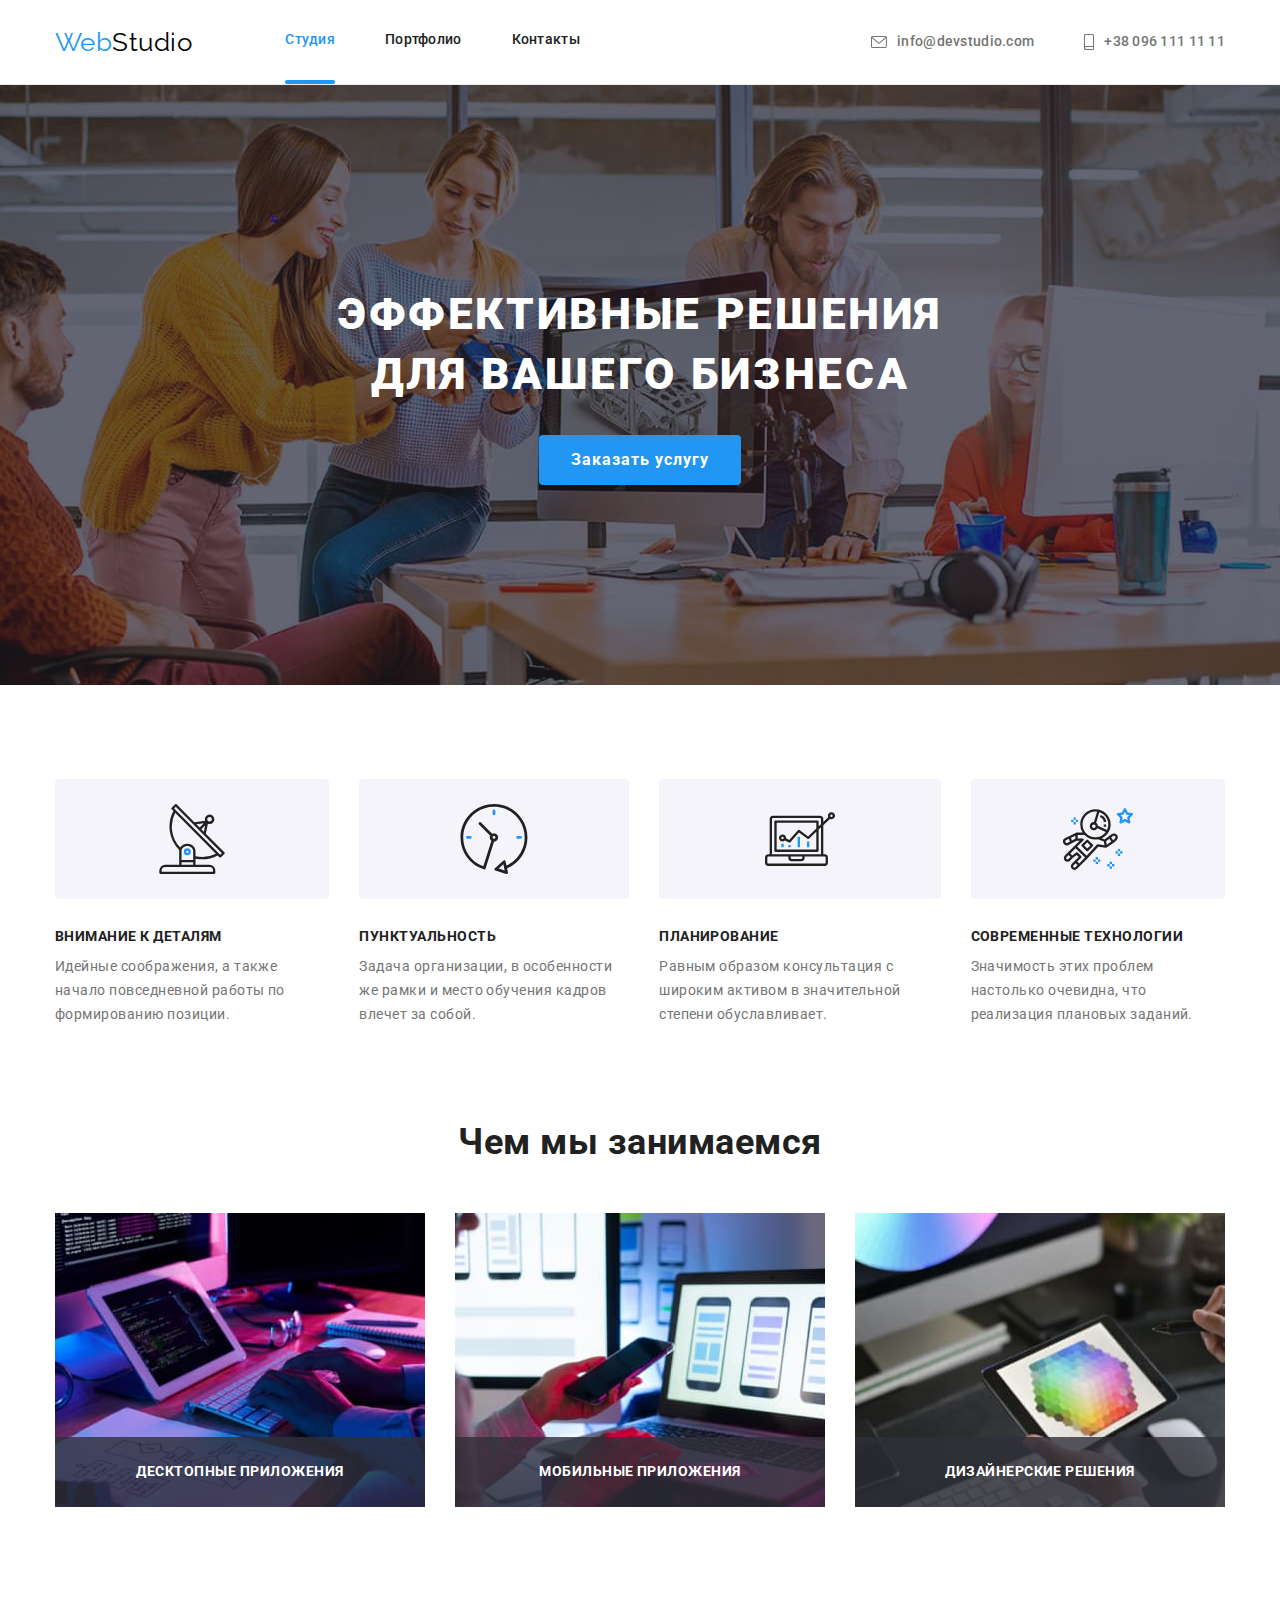
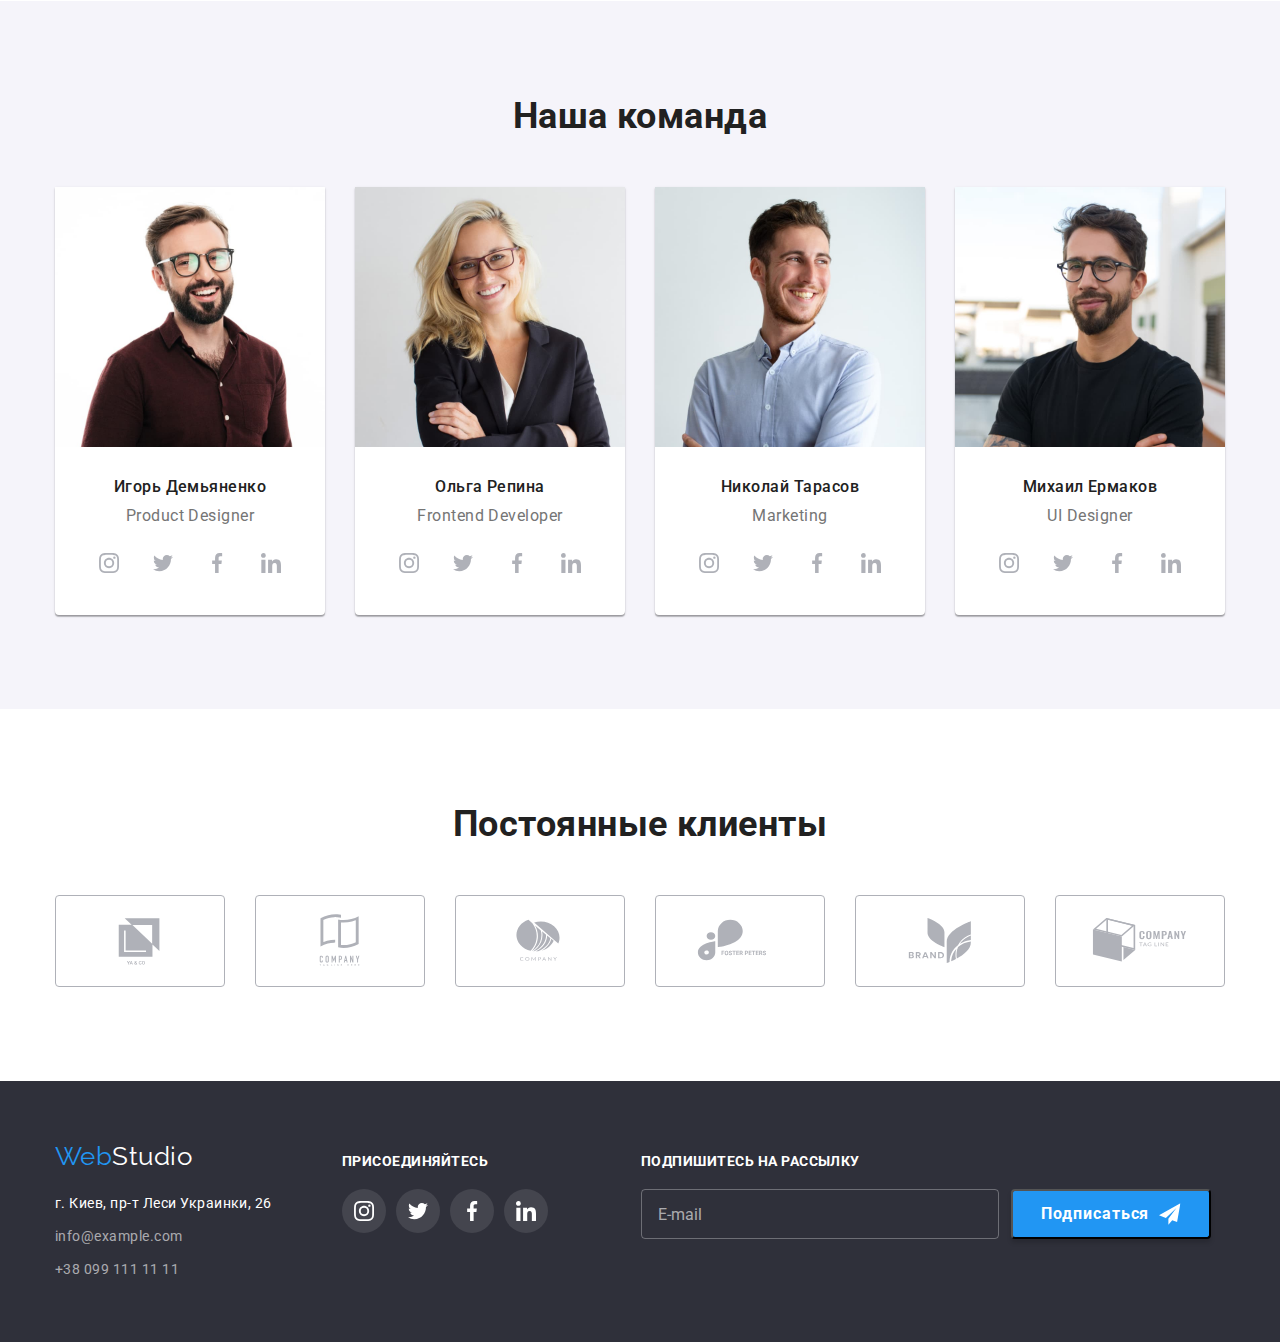
<file: index.html>
<!DOCTYPE html>
<html lang="ru">
<head>
    <meta charset="UTF-8">
    <meta http-equiv="X-UA-Compatible" content="IE=edge">
    <meta name="viewport" content="width=device-width, initial-scale=1.0">
    <title>Cтудия</title>
    <link href="https://fonts.googleapis.com/css2?family=Raleway:wght@700&family=Roboto:wght@400;500;700;900&display=swap" rel="stylesheet">
    <link rel="stylesheet" href="https://cdnjs.cloudflare.com/ajax/libs/modern-normalize/1.0.0/modern-normalize.min.css">
    <link rel="stylesheet" href="./css/main.min.css">
</head>
<body class="body">
     <!--Шапка сайта-->
    <header class="header">
        <div class="container header__container">
            <nav class="header__nav">
                <a href="./index.html" class="header__logo">
                    Web<span class="header__logo--accent">Studio</span>
                </a>
                <ul class="header__list">
                    <li class="header__item header__item--current"><a class="header__link header__link--current" href="./index.html">Студия</a></li>
                    <li class="header__item"><a class="header__link" href="./portfolio.html">Портфолио</a></li>
                    <li class="header__item"><a class="header__link" href="">Контакты</a></li>
                </ul>
            </nav>
            <ul class="header__list">
                <li class="header__item">
                    <a class="header__link header__link--color" href="mailto:info@devstudio.com">
                        <svg class="header__icon">
                            <use href="./images/icons.svg#icon-envelope"></use>
                        </svg>
                        info@devstudio.com
                    </a>
                </li>
                <li class="header__item">
                    <a class="header__link header__link--color" href="tel:+380961111111">
                        <svg class="header__icon header__icon--size">
                            <use href="./images/icons.svg#icon-smartphone"></use>
                        </svg>
                        +38 096 111 11 11
                    </a>
                </li>
            </ul>
        </div>
    </header>
    <main>
        <!--Герой-->
        <section class="hero">
            <h1 class="hero__title">Эффективные решения<br>для вашего бизнеса</h1>
            <button class="hero__button" type="button" data-modal-open>Заказать услугу</button>
        </section>
        <!--Особенности-->
        <section class="section-features">
            <div class="container">
                <!--<h2>Особенности</h2>-->
                <ul class="section-features__list">
                    <li class="section-features__item"> 
                        <div class="section-features__icon">
                            <svg class="section-features__img">
                                <use href="./images/icons.svg#icon-antenna"></use>
                            </svg>
                        </div>
                        <h3 class="section-features__title">Внимание к деталям</h3> 
                        <p class="section-features__text">Идейные соображения, а также начало повседневной работы по формированию позиции.</p>
                    </li>
                    <li class="section-features__item">
                        <div class="section-features__icon">
                            <svg class="section-features__img">
                                <use href="./images/icons.svg#icon-clock"></use>
                            </svg>
                        </div>
                        <h3 class="section-features__title">Пунктуальность</h3>
                        <p class="section-features__text">Задача организации, в особенности же рамки и место обучения кадров влечет за собой.</p>
                    </li>
                    <li class="section-features__item">
                        <div class="section-features__icon">
                            <svg class="section-features__img">
                                <use href="./images/icons.svg#icon-diagram"></use>
                            </svg>
                        </div>
                        <h3 class="section-features__title">Планирование</h3>
                        <p class="section-features__text">Равным образом консультация с широким активом в значительной степени обуславливает.</p>
                    </li>
                    <li class="section-features__item">
                        <div class="section-features__icon">
                            <svg class="section-features__img">
                                <use href="./images/icons.svg#icon-astronaut"></use>
                            </svg>
                        </div>
                        <h3 class="section-features__title">Современные технологии</h3>
                        <p class="section-features__text">Значимость этих проблем настолько очевидна, что реализация плановых заданий.</p>
                    </li>
                </ul>
            </div>
        </section>
        <!--Чем мы занимаемся-->
        <section class="section-job">
            <div class="container">
                <h2 class="section-job__title">Чем мы занимаемся</h2>
                <ul class="section-job__list">
                    <li class="section-job__item"><img class="section-job__picture" src="./images/jobs/img1.jpg" alt="Разработка сайтов" width="370" height="294">
                        <div class="section-job__description">
                            <p class="section-job__text">Десктопные приложения</p>
                        </div> 
                    </li>
                    <li class="section-job__item"><img class="section-job__picture" src="./images/jobs/img2.jpg" alt="Разработка мобильных приложений" width="370" height="294">
                        <div class="section-job__description">
                            <p class="section-job__text">Мобильные приложения</p>
                        </div> 
                    </li>
                    <li class="section-job__item"><img class="section-job__picture" src="./images/jobs/img3.jpg" alt="Разработка приложений для планшетов" width="370" height="294">
                        <div class="section-job__description">
                            <p class="section-job__text">Дизайнерские решения</p>
                        </div> 
                    </li>
                </ul>
            </div>
        </section>
        <!--Наша команда-->
        <section class="section-team">
            <div class="container">
                <h2 class="section-team__title">Наша команда</h2>
                <ul class="section-team__list">
                    <li class="section-team__item">
                        <img class="section-team__foto" src="./images/team/photo1.jpg" alt="Фото дизайнера продукта" width="270" height="260">
                        <div class="section-team__description">
                            <h3 class="section-team__name">Игорь Демьяненко</h3>
                            <p class="section-team__text" lang="en">Product Designer</p>
                            <ul class="section-team__list">
                                <li class="section-team__item-icons">
                                    <a class="section-team__link" href="">
                                        <svg class="section-team__icon">
                                            <use href="./images/icons.svg#icon-instagram"></use>
                                        </svg>
                                    </a>
                                </li>
                                <li class="section-team__item-icons">
                                    <a class="section-team__link" href="">
                                        <svg class="section-team__icon">
                                            <use href="./images/icons.svg#icon-twitter"></use>
                                        </svg>
                                    </a>
                                </li>
                                <li class="section-team__item-icons">
                                    <a class="section-team__link" href="">
                                        <svg class="section-team__icon">
                                            <use href="./images/icons.svg#icon-facebook"></use>
                                        </svg>
                                    </a>
                                </li>
                                <li class="section-team__item-icons">
                                    <a class="section-team__link" href="">
                                        <svg class="section-team__icon">
                                            <use href="./images/icons.svg#icon-linkedin"></use>
                                        </svg>
                                    </a>
                                </li>
                            </ul>
                        </div>
                    </li>
                    <li class="section-team__item">
                        <img class="section-team__foto" src="./images/team/photo2.jpg" alt="Фото Frontend разработчика" width="270" height="260"> 
                        <div class="section-team__description">
                            <h3 class="section-team__name">Ольга Репина</h3>
                            <p class="section-team__text" lang="en">Frontend Developer</p>    
                            <ul class="section-team__list">
                                <li class="section-team__item-icons">
                                    <a class="section-team__link" href="">
                                        <svg class="section-team__icon">
                                            <use href="./images/icons.svg#icon-instagram"></use>
                                        </svg>
                                    </a>
                                </li>
                                <li class="section-team__item-icons">
                                    <a class="section-team__link" href="">
                                        <svg class="section-team__icon">
                                            <use href="./images/icons.svg#icon-twitter"></use>
                                        </svg>
                                    </a>
                                </li>
                                <li class="section-team__item-icons">
                                    <a class="section-team__link" href="">
                                        <svg class="section-team__icon">
                                            <use href="./images/icons.svg#icon-facebook"></use>
                                        </svg>
                                    </a>
                                </li>
                                <li class="section-team__item-icons">
                                    <a class="section-team__link" href="">
                                        <svg class="section-team__icon">
                                            <use href="./images/icons.svg#icon-linkedin"></use>
                                        </svg>
                                    </a>
                                </li>
                            </ul>
                        </div>
                    </li>
                    <li class="section-team__item">
                        <img class="section-team__foto" src="./images/team/photo3.jpg" alt="Фото сотрудника одела маркетинга" width="270" height="260">
                        <div class="section-team__description">
                            <h3 class="section-team__name">Николай Тарасов</h3>
                            <p class="section-team__text" lang="en">Marketing</p>
                            <ul class="section-team__list">
                                <li class="section-team__item-icons">
                                    <a class="section-team__link" href="">
                                        <svg class="section-team__icon">
                                            <use href="./images/icons.svg#icon-instagram"></use>
                                        </svg>
                                    </a>
                                </li>
                                <li class="section-team__item-icons">
                                    <a class="section-team__link" href="">
                                        <svg class="section-team__icon">
                                            <use href="./images/icons.svg#icon-twitter"></use>
                                        </svg>
                                    </a>
                                </li>
                                <li class="section-team__item-icons">
                                    <a class="section-team__link" href="">
                                        <svg class="section-team__icon">
                                            <use href="./images/icons.svg#icon-facebook"></use>
                                        </svg>
                                    </a>
                                </li>
                                <li class="section-team__item-icons">
                                    <a class="section-team__link" href="">
                                        <svg class="section-team__icon">
                                            <use href="./images/icons.svg#icon-linkedin"></use>
                                        </svg>
                                    </a>
                                </li>
                            </ul>
                        </div>
                    </li>
                    <li class="section-team__item">
                        <img class="section-team__foto" src="./images/team/photo4.jpg" alt="Фото UI Дизайнера" width="270" height="260">
                        <div class="section-team__description">
                            <h3 class="section-team__name">Михаил Ермаков</h3>
                            <p class="section-team__text" lang="en">UI Designer</p>
                            <ul class="section-team__list">
                                <li class="section-team__item-icons">
                                    <a class="section-team__link" href="">
                                        <svg class="section-team__icon">
                                            <use href="./images/icons.svg#icon-instagram"></use>
                                        </svg>
                                    </a>
                                </li>
                                <li class="section-team__item-icons">
                                    <a class="section-team__link" href="">
                                        <svg class="section-team__icon">
                                            <use href="./images/icons.svg#icon-twitter"></use>
                                        </svg>
                                    </a>
                                </li>
                                <li class="section-team__item-icons">
                                    <a class="section-team__link" href="">
                                        <svg class="section-team__icon">
                                            <use href="./images/icons.svg#icon-facebook"></use>
                                        </svg>
                                    </a>
                                </li>
                                <li class="section-team__item-icons">
                                    <a class="section-team__link" href="">
                                        <svg class="section-team__icon">
                                            <use href="./images/icons.svg#icon-linkedin"></use>
                                        </svg>
                                    </a>
                                </li>
                            </ul>
                        </div>
                    </li>
                </ul>
            </div>
        </section>
        <section class="section-clients">
            <div class="container">
                <h2 class="section-clients__title">Постоянные клиенты</h2>
                <ul class="section-clients__list">
                    <li class="section-clients__item">
                        <a class="section-clients__link" href="">
                            <svg class="section-clients__icon">
                                <use href="./images/icons.svg#icon-logo1"></use>
                            </svg>
                        </a>
                    </li>
                    <li class="section-clients__item">
                        <a class="section-clients__link" href="">
                            <svg class="section-clients__icon">
                                <use href="./images/icons.svg#icon-logo2"></use>
                            </svg>
                        </a>
                    </li>
                    <li class="section-clients__item">
                        <a class="section-clients__link" href="">
                            <svg class="section-clients__icon">
                                <use href="./images/icons.svg#icon-logo3"></use>
                            </svg>
                        </a>
                    </li>
                    <li class="section-clients__item">
                        <a class="section-clients__link" href="">
                            <svg class="section-clients__icon">
                                <use href="./images/icons.svg#icon-logo4"></use>
                            </svg>
                        </a>
                    </li>
                    <li class="section-clients__item">
                        <a class="section-clients__link" href="">
                            <svg class="section-clients__icon">
                                <use href="./images/icons.svg#icon-logo5"></use>
                            </svg>
                        </a>
                    </li>
                    <li class="section-clients__item">
                        <a class="section-clients__link" href="">
                            <svg class="section-clients__icon">
                                <use href="./images/icons.svg#icon-logo6"></use>
                            </svg>
                        </a>
                    </li>
                </ul>
            </div>
        </section>
    </main>
    <!--Подвал сайта-->
    <footer class="footer">
        <div class="container footer__container">
            <div class="footer__div">
                <a href="./index.html" class="footer__link">
                    Web<span class="footer__logo--accent">Studio</span>
                </a>
                <address>
                    <ul class="footer__list">
                        <li class="footer__text">г. Киев, пр-т Леси Украинки, 26</li>
                        <li><a class="footer__item" href="mailto:info@example.com">info@example.com</a></li>
                        <li><a class="footer__item footer__item--position" href="tel:+380991111111">+38 099 111 11 11</a></li>
                    </ul>
                </address>
            </div>
            <div class="footer__div--position">
                <p class="footer__appeal">ПРИСОЕДИНЯЙТЕСЬ</p>
                <ul class="footer__list footer__list--display">
                    <li class="footer__item">
                        <a class="footer__icon" href="">
                            <svg class="footer__img">
                                <use href="./images/icons.svg#icon-instagram"></use>
                            </svg>
                        </a>
                    </li>
                    <li class="footer__item">
                        <a class="footer__icon" href="">
                            <svg class="footer__img">
                                <use href="./images/icons.svg#icon-twitter"></use>
                            </svg>
                        </a>
                    </li>
                    <li class="footer__item">
                        <a class="footer__icon" href="">
                            <svg class="footer__img">
                                <use href="./images/icons.svg#icon-facebook"></use>
                            </svg>
                        </a>
                    </li>
                    <li class="footer__item">
                        <a class="footer__icon" href="">
                            <svg class="footer__img">
                                <use href="./images/icons.svg#icon-linkedin"></use>
                            </svg>
                        </a>
                    </li>
                </ul>
            </div>
            <div>
                <p class="footer__appeal">ПОДПИШИТЕСЬ НА РАССЫЛКУ</p>
                <form class="footer__form">
                    <input class="footer__input" type="email" name="email" placeholder="E-mail"/>
                    <button type="submit" class="footer__button">Подписаться
                        <svg class="footer__icon--margin" width="24px" height="24px">
                            <use href="./images/icons.svg#icon-send"></use>
                        </svg>
                    </button>
                </form> 
            </div>
        </div>
    </footer>
    <div class="backdrop" data-modal>
        <div class="modal-window">
            <button class="modal-window__button" type="button" data-modal-close>
                <svg class="modal-window__icon" width="18px" height="18px">
                    <use href="./images/icons.svg#icon-close"></use>
                </svg>
            </button>
            <form action="#" class="form">
                <p class="form__text">Оставьте свои данные, мы вам перезвоним</p>
                <label class="form__label">
                    Имя
                    <span class="form__block">
                        <input type="text" name="user-name" class="form__input" minlength="2" required>
                        <svg class="form__icon" width="18px" height="18px">
                            <use href="./images/icons.svg#icon-person"></use>
                        </svg>
                    </span>
                </label>
                <label class="form__label">
                    Телефон
                    <span class="form__block">
                        <input type="tel" name="user-telephone" class="form__input" pattern="[0-9]{3}-[0-9]{3}-[0-9]{2}-[0-9]{2}" title="000-000-00-00" required>
                        <svg class="form__icon" width="18px" height="18px">
                            <use href="./images/icons.svg#icon-phone"></use>
                        </svg>
                    </span>
                </label>
                <label class="form__label">
                    Почта
                    <span class="form__block">
                        <input type="email" name="user-email" class="form__input" required>
                        <svg class="form__icon" width="18px" height="18px">
                            <use href="./images/icons.svg#icon-email"></use>
                        </svg>
                    </span>
                </label>
                <label class="form__label">
                    Комментарий
                    <textarea class="form__message" name="user-message" placeholder="Введите текст"></textarea>
                </label>
                <input type="checkbox" name="user-agreement" class="form__checkbox--view visualy-hidden" id="modal-checkbox" required>
                <label for="modal-checkbox" class="form__checkbox">
                    <svg class="form__checkbox-square" width="16px" height="15px">
                        <use href="./images/icons.svg#icon-square"></use>
                    </svg>
                    <svg class="form__checkbox-mark" width="16px" height="15px">
                        <use href="./images/icons.svg#icon-check"></use>
                    </svg>
                    Соглашаюсь с рассылкой и принимаю 
                    <a href="" class="form__link">Условия договора</a>
                </label>
                <button type="submit" class="form__button">Отправить</button>
            </form> 
            
        </div>
    </div>

    <script src="./js/modal.js"></script>
</body>
</html>
</file>
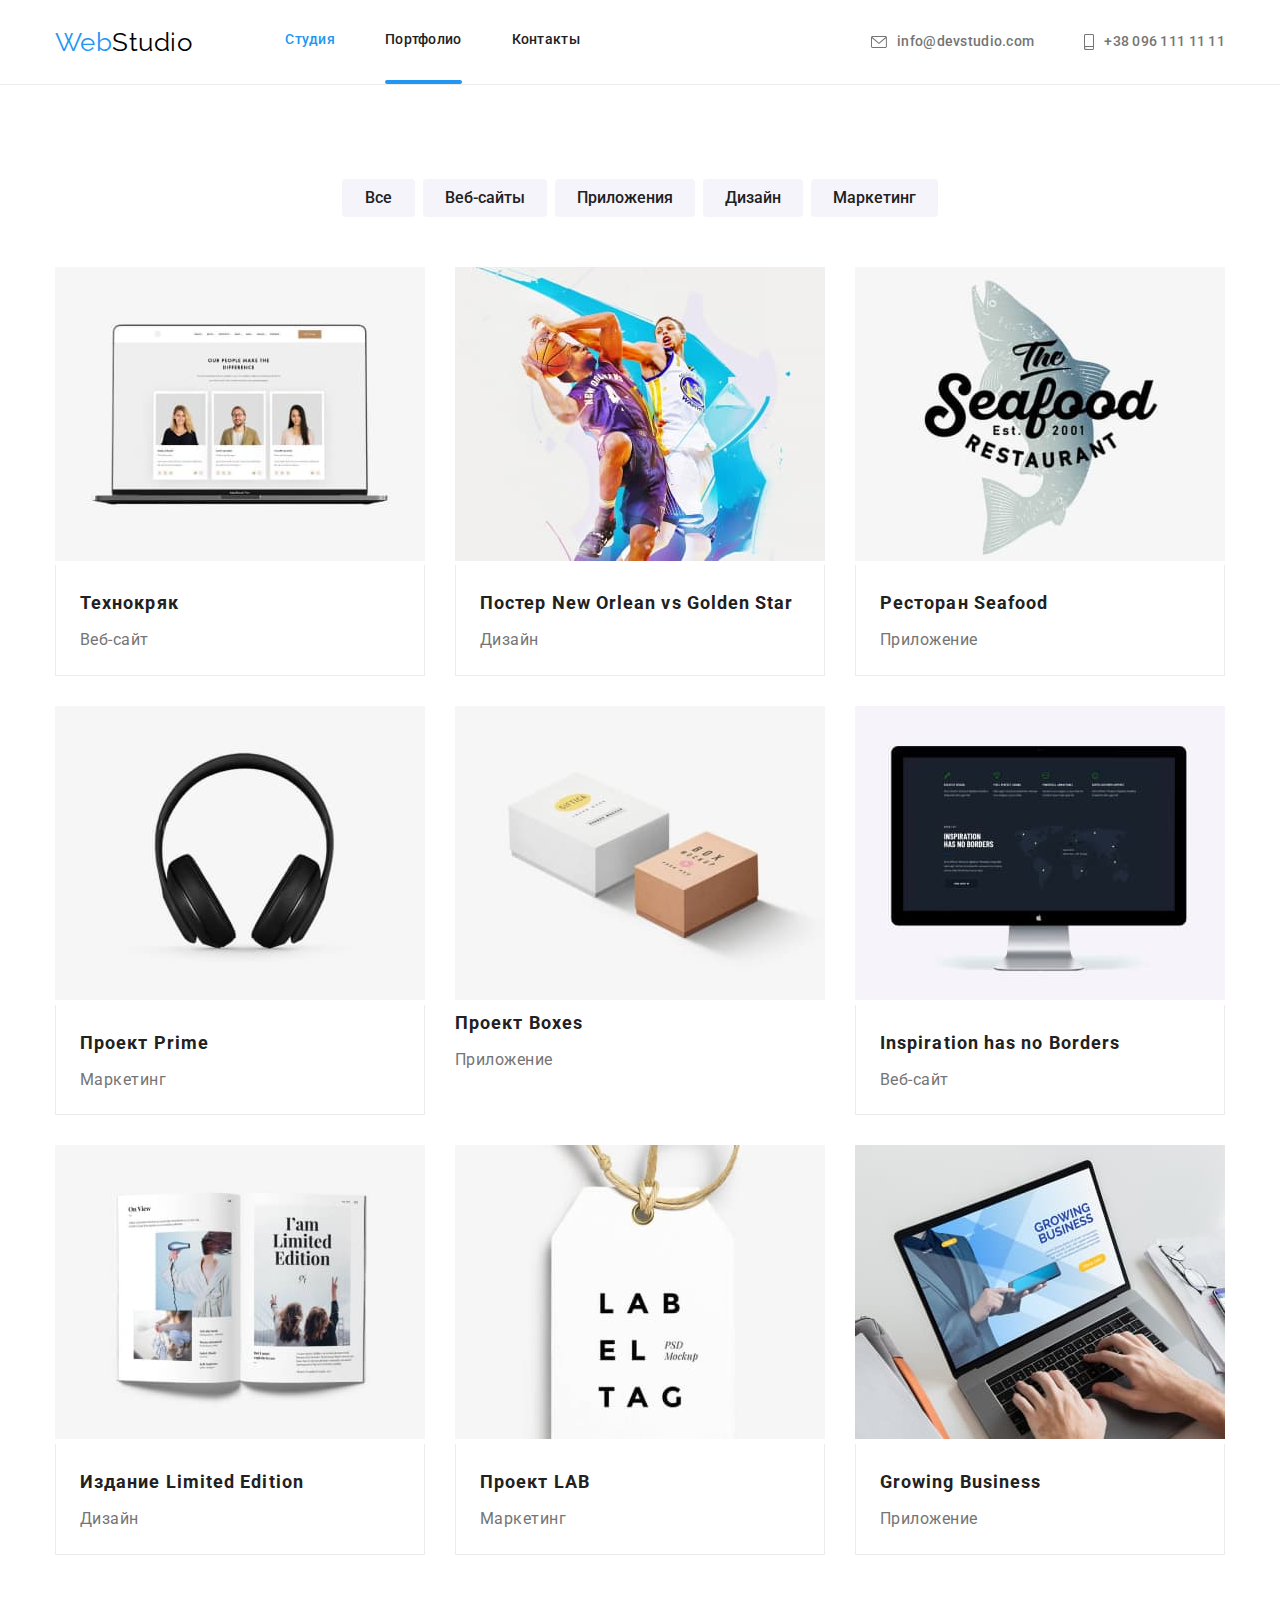
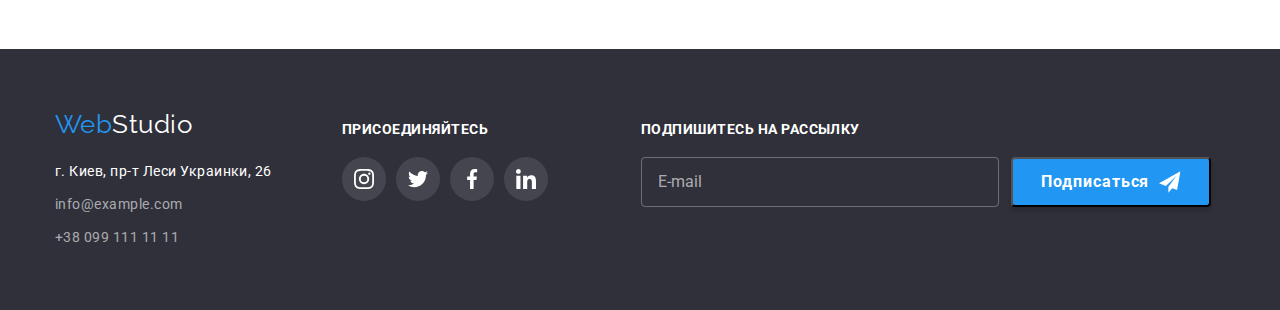
<file: portfolio.html>
<!DOCTYPE html>
<html lang="ru">
<head>
    <meta charset="UTF-8">
    <meta http-equiv="X-UA-Compatible" content="IE=edge">
    <meta name="viewport" content="width=device-width, initial-scale=1.0">
    <title>Портфолио</title>
    <link href="https://fonts.googleapis.com/css2?family=Raleway:wght@700&family=Roboto:wght@400;500;700;900&display=swap" rel="stylesheet">
    <link rel="stylesheet" href="https://cdnjs.cloudflare.com/ajax/libs/modern-normalize/1.0.0/modern-normalize.min.css">
    <link rel="stylesheet" href="./css/main.min.css">
</head>
<body class="body">
    <!--Шапка сайта-->
    <header class="header">
        <div class="container header__container">
            <nav class="header__nav">
                <a href="./index.html" class="header__logo">
                    Web<span class="header__logo--accent">Studio</span>
                </a>
                <ul class="header__list">
                    <li class="header__item"><a class="header__link header__link--current" href="./index.html">Студия</a></li>
                    <li class="header__item header__item--current"><a class="header__link" href="./portfolio.html">Портфолио</a></li>
                    <li class="header__item"><a class="header__link" href="">Контакты</a></li>
                </ul>
            </nav>
            <ul class="header__list">
                <li class="header__item">
                    <a class="header__link header__link--color" href="mailto:info@devstudio.com">
                        <svg class="header__icon">
                            <use href="./images/icons.svg#icon-envelope"></use>
                        </svg>
                        info@devstudio.com
                    </a>
                </li>
                <li class="header__item">
                    <a class="header__link header__link--color" href="tel:+380961111111">
                        <svg class="header__icon header__icon--size">
                            <use href="./images/icons.svg#icon-smartphone"></use>
                        </svg>
                        +38 096 111 11 11
                    </a>
                </li>
            </ul>
        </div>
    </header>
        <main>
            <section class="section-portfolio">
                <div class="container">
                    <!--Фильтры-->
                    <ul class="section-portfolio__list-buttons">
                        <li class="section-portfolio__item--indent"><button class="section-portfolio__button" type="button">Все</button></li>
                        <li class="section-portfolio__item--indent"><button class="section-portfolio__button" type="button">Веб-сайты</button></li>
                        <li class="section-portfolio__item--indent"><button class="section-portfolio__button" type="button">Приложения</button></li>
                        <li class="section-portfolio__item--indent"><button class="section-portfolio__button" type="button">Дизайн</button></li>
                        <li class="section-portfolio__item--indent"><button class="section-portfolio__button" type="button">Маркетинг</button></li>
                    </ul>
                    <!--Портфолио-->
                    <ul class="section-portfolio__list">
                        <li class="section-portfolio__item">
                            <div class="section-portfolio__div--position">
                                <img class="section-portfolio__picture" src="./images/portfolio/img7.jpg" alt="Экран ноутбука с сайтом" width="370" height="294">
                                <p class="section-portfolio__overlay">Технокряк это современная площадка распространения коронавируса. Компании используют эту платформу для цифрового шпионажа и атак на защищённые сервера конкурентов.</p>
                            </div>
                            <div class="section-portfolio__div">
                                <h3 class="section-portfolio__title">Технокряк</h3>
                                <p class="section-portfolio__text">Веб-сайт</p>
                            </div>  
                        </li>
                        <li class="section-portfolio__item">
                            <div class="section-portfolio__div--position">
                                <img class="section-portfolio__picture" src="./images/portfolio/img8.jpg" alt="Постер" width="370" height="294"> 
                                <p class="section-portfolio__overlay">Lorem ipsum, dolor sit amet consectetur adipisicing elit. Natus distinctio eaque cumque, eum necessitatibus architecto libero cupiditate, esse itaque optio, maxime fugit quaerat sint non dolore tenetur. Ipsum, mollitia magni?</p>
                            </div>
                            <div class="section-portfolio__div">
                                <h3 class="section-portfolio__title">Постер New Orlean vs Golden Star</h3>
                                <p class="section-portfolio__text">Дизайн</p>
                            </div>
                        </li>
                        <li class="section-portfolio__item">
                            <div class="section-portfolio__div--position">
                                <img class="section-portfolio__picture" src="./images/portfolio/img9.jpg" alt="Логотип ресторана Seefood" width="370" height="294">
                                <p class="section-portfolio__overlay">Lorem ipsum dolor sit amet consectetur adipisicing elit. Nostrum nisi eaque delectus consequuntur aliquam quam totam numquam mollitia? Eligendi eum consequatur ratione soluta deserunt commodi dolor sapiente tenetur. Aut, vitae!</p>
                            </div>
                            <div class="section-portfolio__div">
                                <h3 class="section-portfolio__title">Ресторан Seafood</h3>
                                <p class="section-portfolio__text">Приложение</p>
                            </div>
                        </li>
                        <li class="section-portfolio__item">
                            <div class="section-portfolio__div--position">
                                <img class="section-portfolio__picture" src="./images/portfolio/img10.jpg" alt="Наушники" width="370" height="294">
                                <p class="section-portfolio__overlay">Lorem ipsum dolor sit amet, consectetur adipisicing elit. Animi corporis sint quibusdam aut alias quidem, neque, obcaecati dolorem possimus vitae consequatur dolore mollitia porro reprehenderit inventore! Quam maxime consequatur et!</p>
                            </div>
                            <div class="section-portfolio__div">
                                <h3 class="section-portfolio__title">Проект Prime</h3>
                                <p class="section-portfolio__text">Маркетинг</p>
                            </div>
                        </li>
                        <li class="section-portfolio__item">
                            <div class="section-portfolio__div--position">
                                <img class="section-portfolio__picture" src="./images/portfolio/img11.jpg" alt="Две коробки" width="370" height="294">
                                <p class="section-portfolio__overlay">Lorem, ipsum dolor sit amet consectetur adipisicing elit. Officia animi quibusdam voluptatibus hic suscipit reiciendis consequatur. Facere, dolore. Assumenda, facere! Laborum molestias deserunt ea consequuntur, error nobis quo explicabo laboriosam!</p>
                            </div>
                            <div class="section-portfolio__div--position">
                                <h3 class="section-portfolio__title">Проект Boxes</h3>
                                <p class="section-portfolio__text">Приложение</p>
                            </div>
                        </li>
                        <li class="section-portfolio__item">
                            <div class="section-portfolio__div--position">
                                <img class="section-portfolio__picture" src="./images/portfolio/img12.jpg" alt="Экран монитора с сайтом" width="370" height="294">
                                <p class="section-portfolio__overlay">Lorem ipsum dolor sit amet consectetur adipisicing elit. Nisi ipsa maiores deserunt nostrum nihil aperiam iste earum, quisquam corrupti exercitationem esse laudantium ratione adipisci officia assumenda quasi eum, nesciunt explicabo.</p>
                            </div>
                            <div class="section-portfolio__div">
                                <h3 class="section-portfolio__title" lang="en">Inspiration has no Borders</h3>
                                <p class="section-portfolio__text">Веб-сайт</p>
                            </div>
                        </li>
                        <li class="section-portfolio__item">
                            <div class="section-portfolio__div--position">
                                <img  class="section-portfolio__picture" src="./images/portfolio/img13.jpg" alt="Открытый журнал" width="370" height="294">
                                <p class="section-portfolio__overlay">Lorem ipsum dolor sit amet consectetur, adipisicing elit. Suscipit sit perspiciatis aliquid a consectetur molestiae saepe eos, quis velit nostrum minima voluptas dignissimos obcaecati ipsum autem reiciendis recusandae possimus dolorem.</p>
                            </div>
                            <div class="section-portfolio__div">
                                <h3 class="section-portfolio__title">Издание Limited Edition</h3>
                                <p class="section-portfolio__text">Дизайн</p>
                            </div>
                        </li>
                        <li class="section-portfolio__item">
                            <div class="section-portfolio__div--position">
                                <img class="section-portfolio__picture" src="./images/portfolio/img14.jpg" alt="Бирка с логотипом проекта LAB" width="370" height="294">
                                <p class="section-portfolio__overlay">Lorem ipsum dolor sit amet, consectetur adipisicing elit. Error qui velit consequuntur cum quaerat blanditiis odio nam assumenda est vitae! Quasi, blanditiis totam laborum ea nobis libero alias. Veritatis, repellendus.</p>
                            </div>
                            <div class="section-portfolio__div">
                                <h3 class="section-portfolio__title">Проект LAB</h3>
                                <p class="section-portfolio__text">Маркетинг</p>
                            </div>
                        </li>
                        <li class="section-portfolio__item">
                            <div class="section-portfolio__div--position">
                                <img class="section-portfolio__picture" src="./images/portfolio/img15.jpg" alt="Ноутбук с открытым приложением" width="370" height="294">
                                <p class="section-portfolio__overlay">Lorem ipsum, dolor sit amet consectetur adipisicing elit. Fuga, repellat, similique eius eaque quisquam fugit unde quod ab nobis vitae eligendi minima quae excepturi ullam nulla! Earum dignissimos aut ad.</p>
                            </div>
                            <div class="section-portfolio__div">
                                <h3 class="section-portfolio__title">Growing Business</h3>
                                <p class="section-portfolio__text">Приложение</p>
                            </div>
                        </li>
                    </ul>
                </div>
            </section>
        </main> 
        <footer class="footer">
            <div class="container footer__container">
                <div class="footer__div">
                    <a href="./index.html" class="footer__link">
                        Web<span class="footer__logo--accent">Studio</span>
                    </a>
                    <address>
                        <ul class="footer__list">
                            <li class="footer__text">г. Киев, пр-т Леси Украинки, 26</li>
                            <li><a class="footer__item" href="mailto:info@example.com">info@example.com</a></li>
                            <li><a class="footer__item footer__item--position" href="tel:+380991111111">+38 099 111 11 11</a></li>
                        </ul>
                    </address>
                </div>
                <div class="footer__div--position">
                    <p class="footer__appeal">ПРИСОЕДИНЯЙТЕСЬ</p>
                    <ul class="footer__list footer__list--display">
                        <li class="footer__item">
                            <a class="footer__icon" href="">
                                <svg class="footer__img">
                                    <use href="./images/icons.svg#icon-instagram"></use>
                                </svg>
                            </a>
                        </li>
                        <li class="footer__item">
                            <a class="footer__icon" href="">
                                <svg class="footer__img">
                                    <use href="./images/icons.svg#icon-twitter"></use>
                                </svg>
                            </a>
                        </li>
                        <li class="footer__item">
                            <a class="footer__icon" href="">
                                <svg class="footer__img">
                                    <use href="./images/icons.svg#icon-facebook"></use>
                                </svg>
                            </a>
                        </li>
                        <li class="footer__item">
                            <a class="footer__icon" href="">
                                <svg class="footer__img">
                                    <use href="./images/icons.svg#icon-linkedin"></use>
                                </svg>
                            </a>
                        </li>
                    </ul>
                </div>
                <div>
                    <p class="footer__appeal">ПОДПИШИТЕСЬ НА РАССЫЛКУ</p>
                    <form class="footer__form">
                        <input class="footer__input" type="email" name="email" placeholder="E-mail"/>
                        <button type="submit" class="footer__button">Подписаться
                            <svg class="footer__icon--margin" width="24px" height="24px">
                                <use href="./images/icons.svg#icon-send"></use>
                            </svg>
                        </button>
                    </form> 
                </div>
            </div>
        </footer>
</body>
</html>
</file>
<file: css/main.min.css>
.body{background:#fff;color:#757575;font-family:Roboto,sans-serif;letter-spacing:0.03em}.container{width:100%;padding-left:15px;padding-right:15px}@media screen and (min-width: 480px){.container{width:480px;margin-left:auto;margin-right:auto}}@media screen and (min-width: 768px){.container{width:768px;margin-left:auto;margin-right:auto}}@media screen and (min-width: 1200px){.container{width:1200px;margin-left:auto;margin-right:auto}}.visualy-hidden{position:absolute !important;clip:rect(1px 1px 1px 1px);clip:rect(1px, 1px, 1px, 1px);padding:0 !important;border:0 !important;height:1px !important;width:1px !important;overflow:hidden}.header__logo{text-decoration:none;margin-right:93px;color:#2196F3;font-family:Raleway,sans-serif;font-size:26px;line-height:1.19}.header__logo--accent{color:#000000}.footer__logo--accent{color:#fff}.header{border-bottom:1px solid #ECECEC}.header__container,.header__nav{display:-webkit-box;display:-ms-flexbox;display:flex;-webkit-box-align:center;-ms-flex-align:center;align-items:center}.header__list{display:-webkit-box;display:-ms-flexbox;display:flex;margin-top:0;margin-bottom:0;margin-left:auto;padding:0;list-style:none}.header__item{margin-top:0;margin-bottom:0}.header__item:not(:last-child){margin-right:50px}.header__item--current::after{content:"";display:block;height:4px;background:#2196F3;border-radius:2px}.header__link{display:-webkit-box;display:-ms-flexbox;display:flex;-webkit-box-align:center;-ms-flex-align:center;align-items:center;padding-top:32px;padding-bottom:32px;text-decoration:none;color:#212121;font-weight:500;font-size:14px;line-height:1.14;letter-spacing:0.02em;-webkit-transition:color 250ms cubic-bezier(0.4, 0, 0.2, 1);transition:color 250ms cubic-bezier(0.4, 0, 0.2, 1)}.header__link--color{color:#757575}.header__link:hover,.header__link:focus{color:#2196F3}.header__link--current{color:#2196F3}.header__icon{width:16px;height:12px;margin-right:10px;fill:#757575;-webkit-transition:fill 250ms cubic-bezier(0.4, 0, 0.2, 1);transition:fill 250ms cubic-bezier(0.4, 0, 0.2, 1)}.header__icon--size{width:10px;height:16px}.header__link--color:hover .header__icon,.header__link--color:focus .header__icon{fill:#2196F3}.hero{background-color:#C4C4C4;height:600px;max-width:1600px;text-align:center;margin-left:auto;margin-right:auto;padding-top:200px;padding-bottom:200px;background-image:-webkit-gradient(linear, left top, right top, from(rgba(47,48,58,0.4)), to(rgba(47,48,58,0.4))),url(../images/hero.jpg);background-image:linear-gradient(to right, rgba(47,48,58,0.4), rgba(47,48,58,0.4)),url(../images/hero.jpg);background-position:center;background-repeat:no-repeat;background-size:cover}.hero__title{color:#FFFFFF;font-weight:900;font-size:44px;line-height:1.36;letter-spacing:0.06em;text-transform:uppercase;margin-top:0px;margin-bottom:30px}.hero__button{cursor:pointer;color:#fff;background-color:#2196F3;font-weight:700;font-size:16px;line-height:1.87;letter-spacing:0.06em;border:0px;-webkit-box-shadow:0px 4px 4px rgba(0,0,0,0.15);box-shadow:0px 4px 4px rgba(0,0,0,0.15);border-radius:4px;padding:10px 32px;min-width:200px;-webkit-transition:background-color 250ms cubic-bezier(0.4, 0, 0.2, 1);transition:background-color 250ms cubic-bezier(0.4, 0, 0.2, 1)}.hero__button:hover,.hero__button:focus{background-color:#188CE8}.section-features{padding-top:94px;padding-bottom:47px}.section-features__list{display:-webkit-box;display:-ms-flexbox;display:flex;padding:0;margin:0;list-style:none}.section-features__item:not(:last-child){margin-right:30px}.section-features__icon{display:-webkit-box;display:-ms-flexbox;display:flex;-webkit-box-pack:center;-ms-flex-pack:center;justify-content:center;-webkit-box-align:center;-ms-flex-align:center;align-items:center;height:120px;background-color:#F5F4FA;border-radius:4px;margin-right:0;margin-bottom:30px}.section-features__img{width:70px;height:70px}.section-features__title{color:#212121;font-weight:700;font-size:14px;line-height:1.14;text-transform:uppercase;margin-top:0px;margin-bottom:10px}.section-features__text{font-size:14px;line-height:1.71;margin-top:0px;margin-bottom:0px}.section-job{padding-top:47px;padding-bottom:94px}.section-job__title{color:#212121;font-size:36px;line-height:1.17;text-align:center;margin-top:0px;margin-bottom:50px}.section-job__list{display:-webkit-box;display:-ms-flexbox;display:flex;padding:0;margin:0;list-style:none}.section-job__item{position:relative}.section-job__item:not(:last-child){margin-right:30px}.section-job__picture{display:block}.section-job__description{width:370px;background:rgba(47,48,58,0.8);position:absolute;bottom:0}.section-job__text{color:#fff;font-weight:700;font-size:14px;line-height:1.14;text-transform:uppercase;text-align:center;padding-top:27px;padding-bottom:27px;margin-top:0;margin-bottom:0}.section-team{background-color:#F5F4FA;padding-top:94px;padding-bottom:94px}.section-team__title{color:#212121;font-size:36px;line-height:1.17;text-align:center;margin-top:0px;margin-bottom:50px}.section-team__list{display:-webkit-box;display:-ms-flexbox;display:flex;-webkit-box-pack:center;-ms-flex-pack:center;justify-content:center;padding:0;margin:0;list-style:none}.section-team__item{background-color:#fff;-webkit-box-shadow:0px 1px 3px rgba(0,0,0,0.12),0px 1px 1px rgba(0,0,0,0.14),0px 2px 1px rgba(0,0,0,0.2);box-shadow:0px 1px 3px rgba(0,0,0,0.12),0px 1px 1px rgba(0,0,0,0.14),0px 2px 1px rgba(0,0,0,0.2);border-radius:0px 0px 4px 4px}.section-team__item:not(:last-child){margin-right:30px}.section-team__foto{display:block}.section-team__description{padding-top:30px;padding-bottom:30px}.section-team__name{color:#212121;font-weight:500;font-size:16px;line-height:1.19;margin-top:0px;margin-bottom:10px;text-align:center}.section-team__text{font-size:16px;line-height:1.19;margin-top:0px;margin-bottom:16px;text-align:center}.section-team__item-icons:not(:last-child){margin-right:10px}.section-team__link{display:-webkit-inline-box;display:-ms-inline-flexbox;display:inline-flex;-webkit-box-pack:center;-ms-flex-pack:center;justify-content:center;-webkit-box-align:center;-ms-flex-align:center;align-items:center;width:44px;height:44px;border-radius:50%;-webkit-transition:background-color 250ms cubic-bezier(0.4, 0, 0.2, 1);transition:background-color 250ms cubic-bezier(0.4, 0, 0.2, 1)}.section-team__link:hover,.section-team__link:focus{background-color:#2196F3}.section-team__icon{width:20px;height:20px;fill:#AFB1B8;-webkit-transition:fill 250ms cubic-bezier(0.4, 0, 0.2, 1);transition:fill 250ms cubic-bezier(0.4, 0, 0.2, 1)}.section-team__link:hover .section-team__icon,.section-team__link:focus .section-team__icon{fill:#fff}.section-clients{padding-top:94px;padding-bottom:94px}.section-clients__title{color:#212121;font-size:36px;line-height:1.17;text-align:center;margin-top:0px;margin-bottom:50px}.section-clients__list{display:-webkit-box;display:-ms-flexbox;display:flex;padding:0;margin:0;list-style:none}.section-clients__item{width:170px;height:92px;border:1px solid #AFB1B8;-webkit-box-sizing:border-box;box-sizing:border-box;border-radius:4px;display:-webkit-box;display:-ms-flexbox;display:flex;-webkit-box-pack:center;-ms-flex-pack:center;justify-content:center;-webkit-box-align:center;-ms-flex-align:center;align-items:center;-webkit-transition:fill 250ms cubic-bezier(0.4, 0, 0.2, 1),border 250ms cubic-bezier(0.4, 0, 0.2, 1);transition:fill 250ms cubic-bezier(0.4, 0, 0.2, 1),border 250ms cubic-bezier(0.4, 0, 0.2, 1)}.section-clients__item:not(:last-child){margin-right:30px}.section-clients__item:hover,.section-clients__item:focus{border:1px solid #2196F3;fill:#2196F3}.section-clients__link{display:-webkit-box;display:-ms-flexbox;display:flex;-webkit-box-pack:center;-ms-flex-pack:center;justify-content:center;-webkit-box-align:center;-ms-flex-align:center;align-items:center;width:170px;height:92px}.section-clients__icon{width:106px;height:60px;fill:#AFB1B8;-webkit-transition:fill 250ms cubic-bezier(0.4, 0, 0.2, 1);transition:fill 250ms cubic-bezier(0.4, 0, 0.2, 1)}.section-clients__link:hover .section-clients__icon,.section-clients__link:focus .section-clients__icon{fill:#2196F3}.section-portfolio{padding-top:94px;padding-bottom:94px}.section-portfolio__list-buttons{display:-webkit-box;display:-ms-flexbox;display:flex;-webkit-box-pack:center;-ms-flex-pack:center;justify-content:center;margin-bottom:50px;margin-right:0;margin-left:0;margin-top:0;padding:0;list-style:none}.section-portfolio__button{cursor:pointer;color:#212121;background-color:#F5F4FA;font-family:inherit;font-weight:500;font-size:16px;line-height:1.62;text-align:center;border:0px;border-radius:4px;padding:6px 22px;min-width:73px;-webkit-transition:background-color 250ms cubic-bezier(0.4, 0, 0.2, 1),color 250ms cubic-bezier(0.4, 0, 0.2, 1),-webkit-box-shadow 250ms cubic-bezier(0.4, 0, 0.2, 1);transition:background-color 250ms cubic-bezier(0.4, 0, 0.2, 1),color 250ms cubic-bezier(0.4, 0, 0.2, 1),-webkit-box-shadow 250ms cubic-bezier(0.4, 0, 0.2, 1);transition:background-color 250ms cubic-bezier(0.4, 0, 0.2, 1),color 250ms cubic-bezier(0.4, 0, 0.2, 1),box-shadow 250ms cubic-bezier(0.4, 0, 0.2, 1);transition:background-color 250ms cubic-bezier(0.4, 0, 0.2, 1),color 250ms cubic-bezier(0.4, 0, 0.2, 1),box-shadow 250ms cubic-bezier(0.4, 0, 0.2, 1),-webkit-box-shadow 250ms cubic-bezier(0.4, 0, 0.2, 1)}.section-portfolio__button:hover,.section-portfolio__button:focus{background-color:#2196F3;color:#fff;-webkit-box-shadow:0px 3px 1px rgba(0,0,0,0.1),0px 1px 2px rgba(0,0,0,0.08),0px 2px 2px rgba(0,0,0,0.12);box-shadow:0px 3px 1px rgba(0,0,0,0.1),0px 1px 2px rgba(0,0,0,0.08),0px 2px 2px rgba(0,0,0,0.12)}.section-portfolio__list{display:-webkit-box;display:-ms-flexbox;display:flex;-ms-flex-wrap:wrap;flex-wrap:wrap;padding:0;margin-right:0;margin-left:-30px;margin-top:-30px;margin-bottom:0;list-style:none}.section-portfolio__item{width:370px;-ms-flex-preferred-size:calc(100% / 3 - 30px);flex-basis:calc(100% / 3 - 30px);margin-left:30px;margin-top:30px;-webkit-transition:-webkit-box-shadow 250ms cubic-bezier(0.4, 0, 0.2, 1);transition:-webkit-box-shadow 250ms cubic-bezier(0.4, 0, 0.2, 1);transition:box-shadow 250ms cubic-bezier(0.4, 0, 0.2, 1);transition:box-shadow 250ms cubic-bezier(0.4, 0, 0.2, 1), -webkit-box-shadow 250ms cubic-bezier(0.4, 0, 0.2, 1)}.section-portfolio__item--indent:not(:last-child){margin-right:8px}.section-portfolio__item:hover{-webkit-box-shadow:0px 4px 4px rgba(0,0,0,0.25);box-shadow:0px 4px 4px rgba(0,0,0,0.25)}.section-portfolio__overlay{position:absolute;top:0;left:0;background:rgba(33,150,243,0.9);font-size:18px;line-height:1.56;color:#fff;width:100%;height:100%;padding:63px 24px;margin:0;overflow:auto;opacity:0;-webkit-transform:translateY(100%);transform:translateY(100%);-webkit-transition:-webkit-transform 250ms cubic-bezier(0.4, 0, 0.2, 1);transition:-webkit-transform 250ms cubic-bezier(0.4, 0, 0.2, 1);transition:transform 250ms cubic-bezier(0.4, 0, 0.2, 1);transition:transform 250ms cubic-bezier(0.4, 0, 0.2, 1), -webkit-transform 250ms cubic-bezier(0.4, 0, 0.2, 1)}.section-portfolio__item:hover .section-portfolio__overlay{-webkit-transform:translateY(0%);transform:translateY(0%);opacity:1}.section-portfolio__div{border:1px solid #ECECEC;border-top:0;padding:20px 24px 20px 24px}.section-portfolio__div--position{position:relative;overflow:hidden}.section-portfolio__title{color:#212121;font-size:18px;line-height:2;letter-spacing:0.06em;margin-top:0;margin-bottom:4px}.section-portfolio__text{font-size:16px;line-height:1.87;margin-top:0px;margin-bottom:0}.footer{background-color:#2F303A;padding-top:60px;padding-bottom:60px}.footer__container{display:-webkit-box;display:-ms-flexbox;display:flex;-webkit-box-align:start;-ms-flex-align:start;align-items:flex-start}.footer__div{margin-right:70px}.footer__link{text-decoration:none;color:#2196F3;font-family:Raleway;font-size:26px;line-height:1.19;display:inline-block;margin-bottom:20px}.footer__list{padding:0;margin:0;list-style:none}.footer__text{color:#fff;font-style:normal;font-size:14px;line-height:1.71;margin-bottom:9px}.footer__item{text-decoration:none;color:#FFFFFF99;font-style:normal;font-size:14px;line-height:1.71;display:inline-block;margin-bottom:9px;-webkit-transition:color 250ms cubic-bezier(0.4, 0, 0.2, 1);transition:color 250ms cubic-bezier(0.4, 0, 0.2, 1)}.footer__item--position{margin-bottom:0px}.footer__item:hover,.footer__item:focus{color:#2196F3}.footer__item:not(:last-child){margin-right:10px}.footer__div--position{margin-right:93px}.footer__appeal{font-weight:bold;font-size:14px;line-height:16px;text-transform:uppercase;color:#fff;margin-top:12px;margin-bottom:20px}.footer__list--display{display:-webkit-box;display:-ms-flexbox;display:flex;-webkit-box-pack:center;-ms-flex-pack:center;justify-content:center;-webkit-box-align:center;-ms-flex-align:center;align-items:center}.footer__icon{display:-webkit-inline-box;display:-ms-inline-flexbox;display:inline-flex;-webkit-box-pack:center;-ms-flex-pack:center;justify-content:center;-webkit-box-align:center;-ms-flex-align:center;align-items:center;width:44px;height:44px;border-radius:50%;background:rgba(255,255,255,0.1);-webkit-transition:background-color 250ms cubic-bezier(0.4, 0, 0.2, 1);transition:background-color 250ms cubic-bezier(0.4, 0, 0.2, 1)}.footer__icon:hover,.footer__icon:focus{background-color:#2196F3}.footer__icon--margin{margin-left:10px}.footer__img{width:20px;height:20px;fill:#fff}.footer__form{display:-webkit-box;display:-ms-flexbox;display:flex}.footer__input{color:#fff;width:358px;height:50px;border:1px solid rgba(255,255,255,0.3);border-radius:4px;background-color:transparent;padding-top:15px;padding-left:16px;padding-bottom:15px}.footer__input::-webkit-input-placeholder{color:rgba(255,255,255,0.6);font-size:16px;line-height:1.25}.footer__input:-ms-input-placeholder{color:rgba(255,255,255,0.6);font-size:16px;line-height:1.25}.footer__input::-ms-input-placeholder{color:rgba(255,255,255,0.6);font-size:16px;line-height:1.25}.footer__input::placeholder{color:rgba(255,255,255,0.6);font-size:16px;line-height:1.25}.footer__button{cursor:pointer;display:-webkit-box;display:-ms-flexbox;display:flex;-webkit-box-align:center;-ms-flex-align:center;align-items:center;margin-left:12px;padding:10px 28px;width:200px;height:50px;font-weight:bold;font-size:16px;line-height:1.87;letter-spacing:0.06em;text-align:center;color:#fff;background:#2196F3;-webkit-box-shadow:0px 4px 4px rgba(0,0,0,0.15);box-shadow:0px 4px 4px rgba(0,0,0,0.15);border-radius:4px;min-width:200px}.backdrop{position:fixed;top:0;left:0;width:100vw;height:100vh;z-index:100;background:rgba(0,0,0,0.2);opacity:0;visibility:hidden;pointer-events:none;-webkit-transition:opacity 250ms linear, visibility 250ms linear;transition:opacity 250ms linear, visibility 250ms linear}.is-hidden{opacity:1;visibility:visible;pointer-events:auto}.modal-window{position:absolute;top:50%;left:50%;-webkit-transform:translate(-50%, -50%);transform:translate(-50%, -50%);width:528px;height:581px;background:#fff;-webkit-box-shadow:0px 1px 3px rgba(0,0,0,0.12),0px 1px 1px rgba(0,0,0,0.14),0px 2px 1px rgba(0,0,0,0.2);box-shadow:0px 1px 3px rgba(0,0,0,0.12),0px 1px 1px rgba(0,0,0,0.14),0px 2px 1px rgba(0,0,0,0.2);border-radius:4px;padding:40px}.modal-window__button{position:absolute;top:8px;right:8px;width:30px;height:30px;background:#fff;border:1px solid rgba(0,0,0,0.1);border-radius:50%;-webkit-box-sizing:border-box;box-sizing:border-box;padding:0}.modal-window__button:hover{cursor:pointer}.modal-window__icon{position:absolute;top:50%;left:50%;-webkit-transform:translate(-50%, -50%);transform:translate(-50%, -50%);-webkit-transition:fill 250ms cubic-bezier(0.4, 0, 0.2, 1);transition:fill 250ms cubic-bezier(0.4, 0, 0.2, 1)}.modal-window__button:hover .modal-window__icon{fill:#2196F3}.form{display:-webkit-box;display:-ms-flexbox;display:flex;-webkit-box-orient:vertical;-webkit-box-direction:normal;-ms-flex-direction:column;flex-direction:column}.form__text{font-weight:bold;font-size:20px;line-height:1.15;text-align:center;color:#212121;margin-top:0;margin-bottom:12px}.form__label{font-size:12px;line-height:1.17;color:#757575;margin-bottom:10px}.form__block{position:relative;display:block;margin-top:4px}.form__input{width:100%;height:40px;border:1px solid rgba(33,33,33,0.2);border-radius:4px;padding-left:42px;-webkit-transition:border-color 250ms cubic-bezier(0.4, 0, 0.2, 1);transition:border-color 250ms cubic-bezier(0.4, 0, 0.2, 1)}.form__input:focus{border-color:#2196F3;outline:none}.form__icon{position:absolute;top:50%;left:15px;-webkit-transform:translateY(-50%);transform:translateY(-50%);-webkit-transition:fill 250ms cubic-bezier(0.4, 0, 0.2, 1);transition:fill 250ms cubic-bezier(0.4, 0, 0.2, 1)}.form__input:focus+.form__icon{fill:#2196F3}.form__message{width:100%;height:120px;border:1px solid rgba(33,33,33,0.2);border-radius:4px;resize:none;padding:12px 16px;margin-top:4px}.form__message::-webkit-input-placeholder{font-size:14px;line-height:1.14;letter-spacing:0.01em;color:rgba(117,117,117,0.5)}.form__message:-ms-input-placeholder{font-size:14px;line-height:1.14;letter-spacing:0.01em;color:rgba(117,117,117,0.5)}.form__message::-ms-input-placeholder{font-size:14px;line-height:1.14;letter-spacing:0.01em;color:rgba(117,117,117,0.5)}.form__message::placeholder{font-size:14px;line-height:1.14;letter-spacing:0.01em;color:rgba(117,117,117,0.5)}.form__message:focus{border-color:#2196F3;outline:none}.form__checkbox{position:relative;cursor:pointer;margin-top:10px;margin-bottom:20px;margin-right:auto;margin-left:auto;font-size:14px;line-height:1.71;color:#757575}.form__checkbox-square{display:inline-block;vertical-align:middle;-webkit-transition:opacity 250ms cubic-bezier(0.4, 0, 0.2, 1),fill 250ms cubic-bezier(0.4, 0, 0.2, 1);transition:opacity 250ms cubic-bezier(0.4, 0, 0.2, 1),fill 250ms cubic-bezier(0.4, 0, 0.2, 1)}.form__checkbox--view:checked+.form__checkbox>.form__checkbox-square{opacity:0}.form__checkbox--view:focus+.form__checkbox>.form__checkbox-square{fill:#2196F3}.form__checkbox-mark{position:absolute;top:50%;-webkit-transform:translateY(-50%);transform:translateY(-50%);left:0;opacity:0;margin-right:7px;-webkit-transition:opacity 250ms cubic-bezier(0.4, 0, 0.2, 1);transition:opacity 250ms cubic-bezier(0.4, 0, 0.2, 1)}.form__checkbox--view:checked+.form__checkbox>.form__checkbox-mark{opacity:1}.form__button{-ms-flex-item-align:center;-ms-grid-row-align:center;align-self:center;width:200px;height:50px;background:#2196F3;border-radius:4px;border:0;font-weight:bold;font-size:16px;line-height:1.87;letter-spacing:0.06em;color:#fff}.form__button:hover{cursor:pointer;background:#188CE8;-webkit-box-shadow:0px 4px 4px rgba(0,0,0,0.15);box-shadow:0px 4px 4px rgba(0,0,0,0.15)}
/*# sourceMappingURL=main.min.css.map */
</file>
